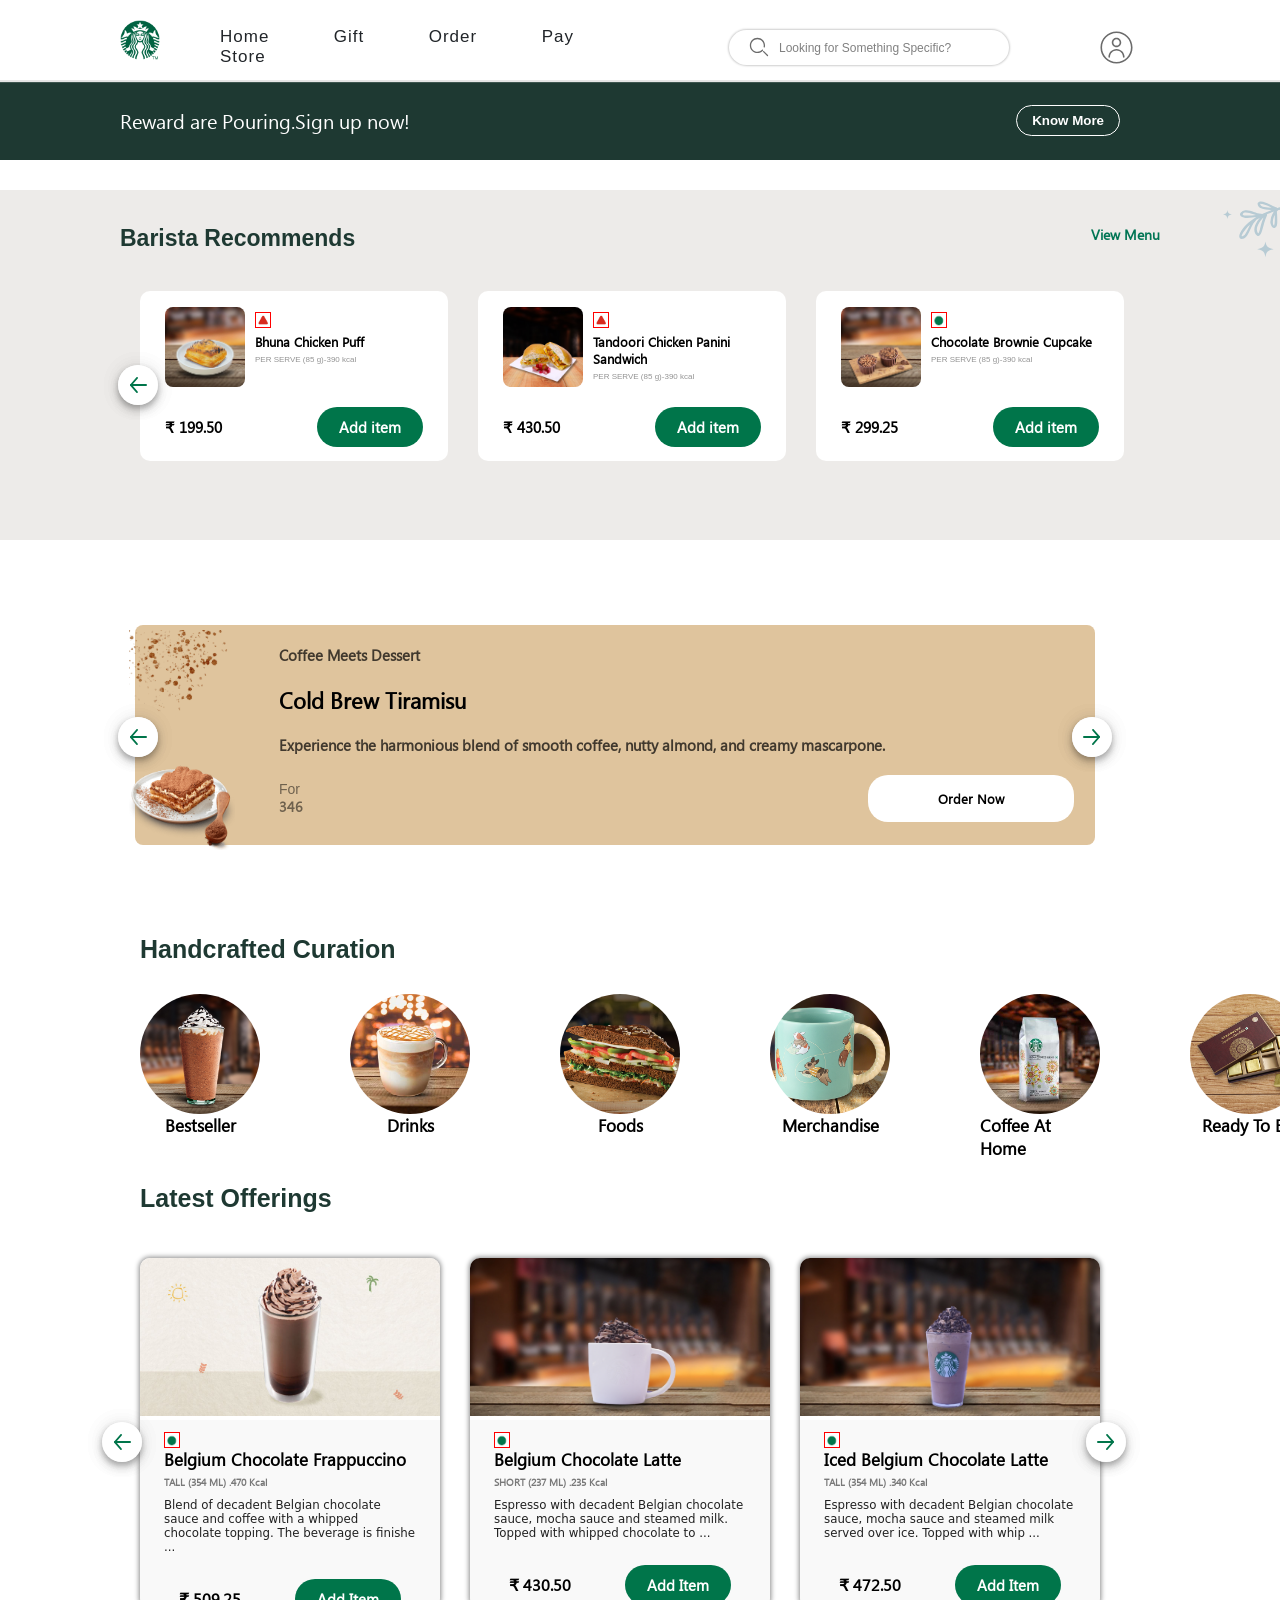
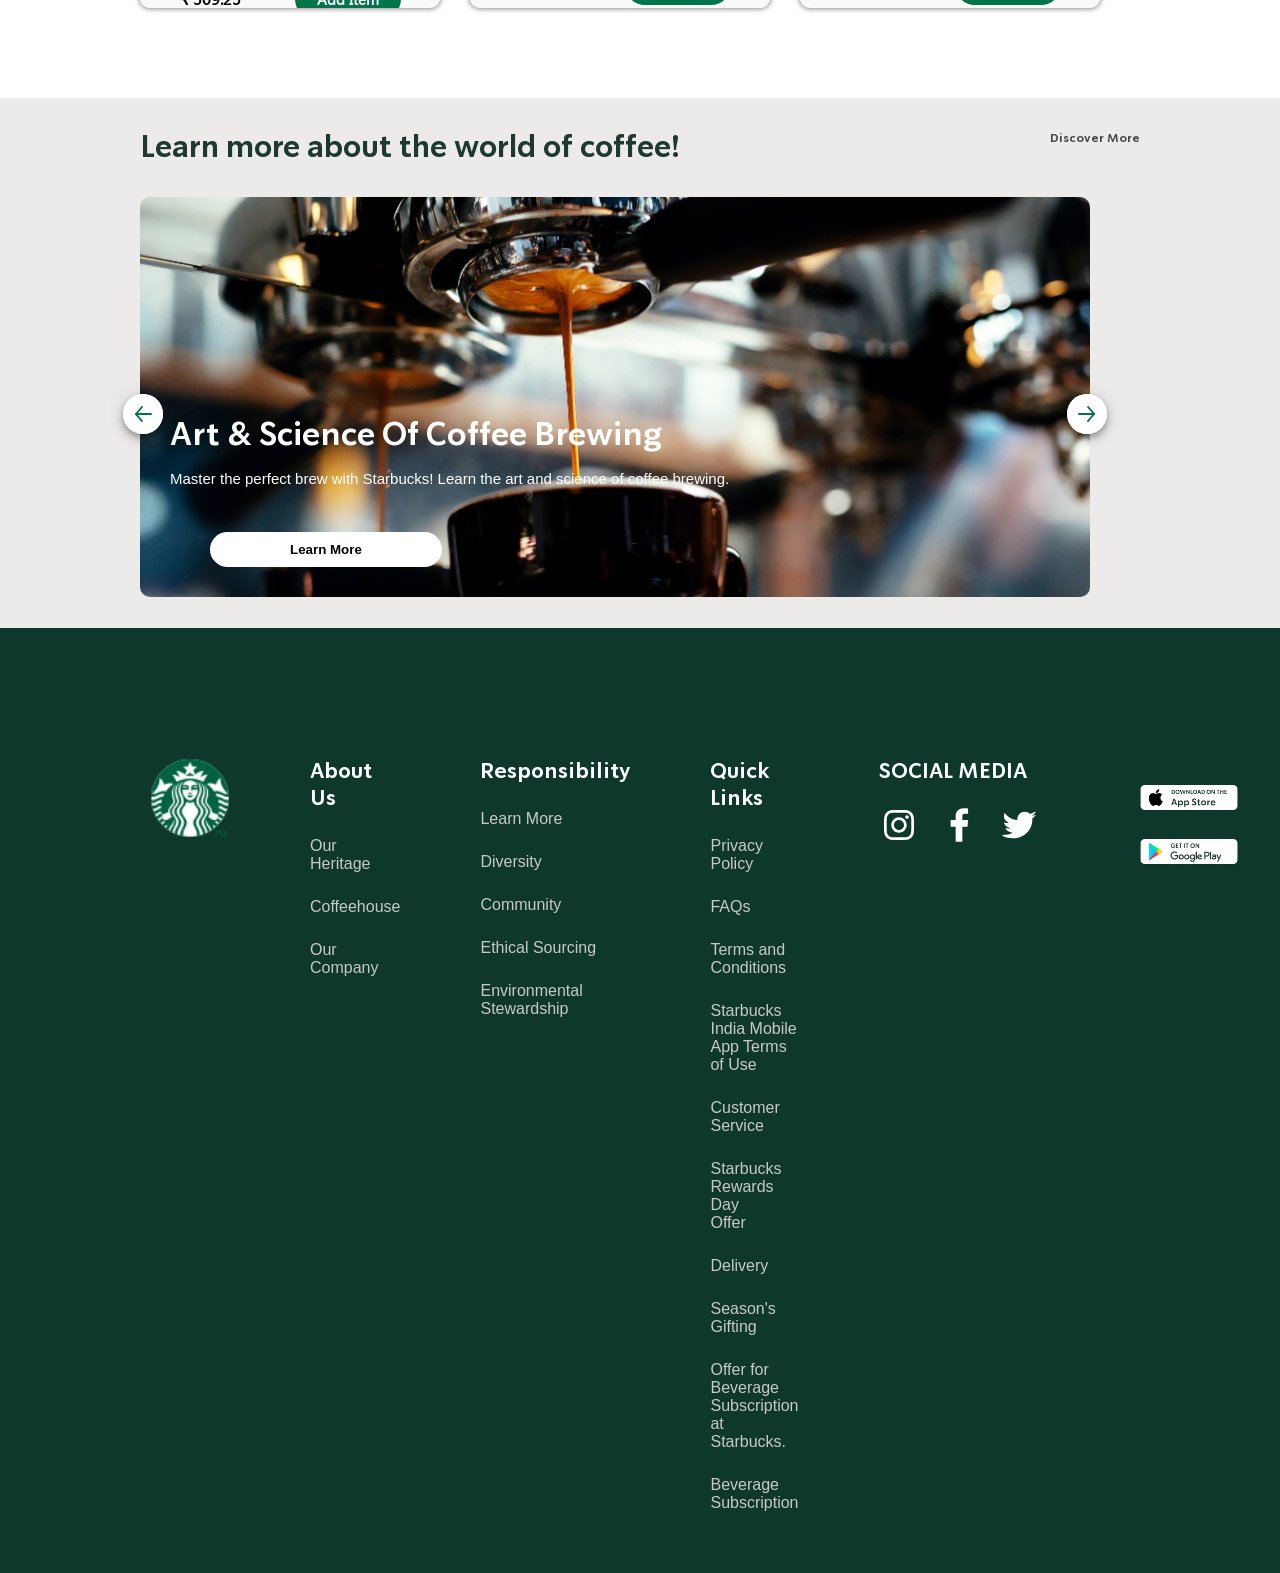
<file: index.html>
<!DOCTYPE html>
<html lang="en">

<head>
  <meta charset="UTF-8" />
  <meta name="viewport" content="width=device-width, initial-scale=1.0" />
  <title>StarBucks</title>
  <link rel="stylesheet" href="style.css" />
</head>

<body>
  <div id="Main">
    <div id="header">
      <img src="Assets/logo.png" alt="" />
      <div id="navContent">
        <div id="navText">
          <a>Home</a>
          <a>Gift</a>
          <a>Order</a>
          <a>Pay</a>
          <a>Store</a>
        </div>
        <div id="navRight">
          <div id="searchBar">
            <img src="Assets/search.svg" alt="" />
            <input placeholder="Looking for Something Specific?" type="text" />
          </div>
          <img src="Assets/account_thin.svg" alt="" />
        </div>
      </div>
    </div>
    <div id="remainderBox">
      <p>Reward are Pouring.Sign up now!</p>
      <button class="button">Know More</button>
    </div>
    <div id="MainBody">
      <div id="recommendationBox">
        <div id="recommendationText">
          <h4>Barista Recommends</h4>

          <p>View Menu</p>
        </div>
        <img src="Assets/greyleafright.svg" alt="" />
        <div id="foodRecommendation">
          <div class="foodRecommendationBox">
            <img id="btnleft" src="Assets/swiperbtnleft.22de7f3e8db5d523.svg" alt="" />

            <div class="foodDetails">
              <img src="Assets/112601.webp" alt="" />
              <div class="foodCategory">
                <div class="foodimage">
                  <img src="Assets/Screenshot 2024-04-17 220306.png" alt="" />
                </div>
                <h5>Bhuna Chicken Puff</h5>
                <p>PER SERVE (85 g)-390 kcal</p>
              </div>
            </div>
            <div class="priceAndotherOptions">
              <p>₹ 199.50</p>
              <button class="addBtn">Add item</button>
            </div>
          </div>
          <div class="foodRecommendationBox">
            <div class="foodDetails">
              <img src="Assets/114800.webp" alt="" />
              <div class="foodCategory">
                <div class="foodimage">
                  <img src="Assets/Screenshot 2024-04-17 220306.png" alt="" />
                </div>
                <h5>Tandoori Chicken Panini Sandwich</h5>
                <p>PER SERVE (85 g)-390 kcal</p>
              </div>
            </div>
            <div class="priceAndotherOptions">
              <p>₹ 430.50</p>
              <button class="addBtn">Add item</button>
            </div>
          </div>
          <div class="foodRecommendationBox">

            <div class="foodDetails">
              <img src="Assets/113008.webp" alt="" />
              <div class="foodCategory">
                <div class="foodimage">
                  <img src="Assets/Screenshot 2024-04-17 225720.png" alt="" />
                </div>
                <h5>Chocolate Brownie Cupcake</h5>
                <p>PER SERVE (85 g)-390 kcal</p>
              </div>
            </div>
            <div class="priceAndotherOptions">
              <p>₹ 299.25</p>
              <button class="addBtn">Add item</button>
            </div>
          </div>
        </div>
      </div>

      <div id="DessertContainer">
        <div id="DessertBox">
          <img src="Assets/swiperbtnleft.22de7f3e8db5d523.svg" alt="">
          <img src="Assets/swiperbtnright.cbc1d309941ecd98.svg" alt="">
          <div id="DessertImgBox">
            <img src="Assets/TIRAMISU_Banner_Icon_3_fd8c61df76.png" alt="" />
          </div>
          <div id="DessertDetailsBox">
            <div id="DessertDetailsText">
              <p class="DessertText">Coffee Meets Dessert</p>
              <h3>Cold Brew Tiramisu</h4>

                <p class="DessertText">
                  Experience the harmonious blend of smooth coffee, nutty almond,
                  and creamy mascarpone.
                </p>
            </div>
            <div id="DessertPrice">
              <p>For <br><span>346</span> </p>
              <button id="OrderNowBtn">Order Now</button>
            </div>
          </div>
        </div>
      </div>

      <h2 class="HeadingLabel">Handcrafted Curation</h2>
      <div id="HandCraftedCategories">

        <div class="HandCraftedCategory">

          <img src="Assets/Bestseller.webp" alt="">
          <p>Bestseller</p>



        </div>
        <div class="HandCraftedCategory">

          <img src="Assets/Drinks.webp" alt="">
          <p>Drinks</p>



        </div>
        <div class="HandCraftedCategory">

          <img src="Assets/Food.webp" alt="">
          <p>Foods</p>



        </div>
        <div class="HandCraftedCategory">

          <img src="Assets/Merchandise.webp" alt="">
          <p>Merchandise</p>



        </div>
        <div class="HandCraftedCategory">

          <img src="Assets/CoffeeAtHome.webp" alt="">
          <p>Coffee At Home</p>



        </div>
        <div class="HandCraftedCategory">

          <img src="Assets/ReadyToEat.webp" alt="">
          <p>Ready To Eat</p>



        </div>
      </div>


      <h2 class="HeadingLabel">
        Latest Offerings
      </h2>
      <div class="beveragesContainer">


        <div class="beverageBoxes">
          <img class="btnleft" src="Assets/swiperbtnleft.22de7f3e8db5d523.svg" alt="">
          <img class="btnright" src="Assets/swiperbtnright.cbc1d309941ecd98.svg" alt="">


          <div class="beverageBox">
            <img src="Assets/113849.webp" alt="">
            <div class="beverageDetails">
              <div class="beverageCategory">
                <img src="Assets/Screenshot 2024-04-17 225720.png" alt="" />
              </div>
              <p class="beverageHead">Belgium Chocolate Frappuccino</p>
              <p class="beverageQuantity">TALL (354 ML) .470 Kcal</p>
              <p class="beverageDesc">Blend of decadent Belgian chocolate sauce and coffee with a whipped chocolate
                topping. The beverage is finishe ...</p>
              <div class="beveragePriceAndBtn">
                <p class="beveragePrice">₹ 509.25</p>
                <button class="addBtn">Add Item</button>
              </div>
            </div>
          </div>

          <div class="beverageBox">
            <img src="Assets/113842.webp" alt="">
            <div class="beverageDetails">
              <div class="beverageCategory">
                <img src="Assets/Screenshot 2024-04-17 225720.png" alt="" />
              </div>
              <p class="beverageHead">Belgium Chocolate Latte</p>
              <p class="beverageQuantity">SHORT (237 ML) .235 Kcal</p>
              <p class="beverageDesc">Espresso with decadent Belgian chocolate sauce, mocha sauce and steamed milk.
                Topped with whipped chocolate to ...</p>
              <div class="beveragePriceAndBtn">
                <p class="beveragePrice">₹ 430.50</p>
                <button class="addBtn">Add Item</button>
              </div>
            </div>
          </div>
          <div class="beverageBox">
            <img src="Assets/113846 (1).webp" alt="">
            <div class="beverageDetails">
              <div class="beverageCategory">
                <img src="Assets/Screenshot 2024-04-17 225720.png" alt="" />
              </div>
              <p class="beverageHead">Iced Belgium Chocolate Latte</p>
              <p class="beverageQuantity">TALL (354 ML) .340 Kcal</p>
              <p class="beverageDesc">Espresso with decadent Belgian chocolate sauce, mocha sauce and steamed milk
                served over ice. Topped with whip ...</p>
              <div class="beveragePriceAndBtn">
                <p class="beveragePrice">₹ 472.50</p>
                <button class="addBtn">Add Item</button>
              </div>
            </div>
          </div>



        </div>
      </div>
      <div class="MoreAboutCoffee">
        <div class="MoreAboutCoffeeText">
          <h3>Learn more about the world of coffee!</h3>
          <p>Discover More</p>
        </div>
        <div class="CoffeeBackground">
          <img src="Assets/swiperbtnleft.22de7f3e8db5d523.svg" alt="">
          <img src="Assets/swiperbtnright.cbc1d309941ecd98.svg" alt="">


          <div>
            <h3> Art & Science Of Coffee Brewing</h3>
            <p>Master the perfect brew with Starbucks! Learn the art and science of coffee brewing.</p>
            <button>Learn More</button>
          </div>

        </div>




      </div>

    </div>

    <div id="Footer">
      <img src="Assets/logo.png" alt="">

      <div class="AboutUs">
        <h4>About Us</h4>
        <ul>
          <li>Our Heritage</li>
          <li> Coffeehouse</li>
          <li>Our Company</li>
        </ul>
      </div>
      <div class="Responsibility">
        <h4>Responsibility</h4>
        <ul>
          <li>Learn More</li>
          <li>Diversity</li>
          <li>Community</li>
          <li>Ethical Sourcing</li>
          <li>Environmental <br> Stewardship</li>
        </ul>
      </div>
      <div class="QuickLinks">
        <h4>Quick Links</h4>
        <ul>
          <li>Privacy Policy</li>
          <li>FAQs</li>
          <li>
            Terms and Conditions</li>
          <li>Starbucks India Mobile <br> App Terms of Use</li>
          <li>Customer Service</li>
          <li>Starbucks Rewards Day <br>Offer</li>
          <li>Delivery</li>
          <li>Season's Gifting</li>
          <li>Offer for Beverage <br> Subscription at <br> Starbucks.</li>
          <li>Beverage Subscription</li>
        </ul>
      </div>

      <div class="SocialMedia">
        <h4>SOCIAL MEDIA</h4>
        <div class="SocialMediaLogo">
          <img style="height: 40px; width: 40px;" class="socialmedia" src="Assets/instagram.svg" alt="">
          <img style="height: 40px;width: 40px;" class="socialmedia" src="Assets/facebook.svg" alt="">
          <img style="height: 40px;width: 40px;" class="socialmedia" src="Assets/twitter.svg" alt="">
        </div>

      </div>
      <div class="AppAvailability">
        <img id="appstoreIOS" style="width: 100px;object-fit: contain;" src="Assets/appstoreiOS.png"
          alt="">
        <img style="width: 100px;object-fit: contain;" src="Assets/appstoreAndroid.png" alt="">
      </div>


    </div>
  </div>




</body>

</html>
</file>
<file: style.css>
@font-face {
  font-family: ui;
  src: url(segoe-ui.woff);
}
@font-face {
  font-family: Sodo;
  src: url(SoDoSans-SemiBold.woff);
}
@font-face {
  font-family: SodoLight;
  src: url(segoe-ui.woff);
}
* {
  margin: 0;
  padding: 0;
  box-sizing: border-box;
  font-family: sans-serif;
}
html,
body {
  width: 100%;
  height: 100%;
}
#Main {
  width: 100%;
  margin-bottom: 30px;
  display: flex;
  flex-direction: column;
  justify-content: space-around;
}
#header {
  position: fixed;
  top: 0;
  padding: 5px 120px;
  width: 100%;
  height: 80px;
  box-shadow: 0 0px 1px 2px rgb(229, 229, 229);
  display: flex;
  align-items: center;
  background-color: white;
  gap: 60px;
  z-index: 1000;
}
#header img {
  width: 40px;
  height: 40px;
  object-fit: contain;
  /* margin-top: -12px; */
}
#navContent {
  display: flex;
  justify-content: space-between;
  width: 100%;
  padding-top: 14px;
}
#navContent #navText a {
  margin-right: 60px;

  text-decoration: none;
  cursor: pointer;
  letter-spacing: 1px;
  color: #212529;
  font-weight: lighter;
  font-size: 17px;
}
#navRight {
  display: flex;
  align-items: center;
}

#navRight > img {
  width: 35px;
  height: 35px;
  margin-right: 26px;
}
#searchBar {
  width: 280px;
  height: 35px;
  box-shadow: 0 0px 2px 1px rgb(207, 207, 207);
  display: flex;
  align-items: center;
  border-radius: 20px;
  padding: 0 20px;
  margin-right: 90px;
}

#searchBar img {
  width: 20px;
  height: 20px;
}

#searchBar input {
  width: 100%;
  border: none;
  outline: none;
  margin-left: 10px;
}
#searchBar input::placeholder {
  font-size: 12px;
  font-family: sans-serif;
  color: grey;
  opacity: -0.5px;
}
#remainderBox {
  color: #ffff;
  padding: 5px 120px;
  width: 100%;
  height: 80px;

  background-color: #1e3932;
  display: flex;

  align-items: center;
  justify-content: space-between;
  margin-top: 80px;
  font-weight: 100;
}
#remainderBox p {
  font-size: 20px;
  font-weight: 100;
  font-family: ui;

}
#MainBody{
  width: 100%;
  position: relative;
  overflow: hidden; /* Add overflow property to contain floated elements */
  /* height: 100vw; Remove or adjust the height property */
}


.button {
  padding: 7px 15px;
  border-radius: 20px;
  background-color: transparent;
  border: 1px solid #fff;
  color: #ffff;
  font-weight: 700;
  margin-right: 40px;
}
#recommendationBox {
  width: 100%;
  height: 350px;
  background-color:#EDEBE9;
 
  margin-top: 30px;
  padding: 5px 120px;
  position: relative;
  display: flex;
  flex-direction: column;
  
}
#recommendationBox > img{
  position: absolute;
  top: 0;
  right: 0;
  width: 57px;
  height: 70px;
}

#recommendationText{
display: flex;
justify-content: space-between;
height: inherit;
margin-top: 30px;
font-family: sans-serif;

}
#recommendationText h4{
  color:#1E3932 ;
  font-size: 23px;
  font-weight: 800;
}
#recommendationText p{
  color:#007554 ;
  font-weight: 600;
  font-size: 14px;
  font-family: ui;
}
#foodRecommendation{
  width: 80%;
height: 170px;
margin-top: 20px;
padding: 0 20px;
display: flex;
gap: 30px;
/* background-color: #212529; */
position: absolute;
top: 23%;
}


.foodRecommendationBox{
  width: 35%;
  height: 170px;
  background-color: #fff;
  border-radius: 10px;
  padding: 16px 25px;
  display: flex;
  flex-direction: column;
  /* position: relative; */
  
}
.foodRecommendationBox #btnleft{
  position: absolute;
  left: -20px;
  top: 34%;

}
.foodRecommendationBox #btnright{
  position: absolute;
  right: -20px;
  top: 34%;

}

.foodDetails img{
  width: 80px;
  height: 80px;
  border-radius: 8px;
  object-fit: cover;
}
.priceAndotherOptions{

  display: flex;
  justify-content: space-between;
  margin: 20px 0;
  align-items: center;

}
.addBtn{
 padding: 10px 22px;
 background-color:#00754A;
 color: #fff;
 border: none;
 font-family: ui;
 border-radius: 20px;
 font-size: 15px;
 font-weight: 700;
 /* text-align: center; */


}
.addBtn:hover{
  background-color:#00482e ;
}
.priceAndotherOptions p{
  font-size: 15px;
  font-weight: 600;
  font-family: ui;
}
.foodCategory {
  padding-left: 10px;
  padding-top: 5px;
}
.foodDetails{
  display: flex;

}


.foodCategory .foodimage{
  width: 16px;
  height: 16px;
  border: 1px solid red;
}

.foodimage img{
  width: 100%;
  height: 100%;
  /* object-fit: cover; */
  /* object-position: 50% 20%; */
}
.foodCategory h5{
  margin-bottom: 5px;
  margin-top: 5px;
  font-family: ui;
  font-weight: 700;

}
.foodCategory p{
  font-size: 8px;
  color: #939393;
  /* letter-spacing: ; */
  }

  #DessertContainer{
    padding: 5px 135px;
    width: 100%;
    height: 230px;
    margin: 80px 0;
    position: relative;
   
  }
  #DessertBox{
   border-radius: 8px;
    background-color: #DFC49D;
    width: 95%;
    height: 100%;
    display: flex;
    position: relative;
  }
  #DessertImgBox{
    width: 15%;
    height: inherit;

  }
  #DessertImgBox img{
    width: 100%;
    height: 100%;
    object-fit: contain;
    margin-left: -25px;
    margin-top: 5px;

  }
  #DessertDetailsBox{
    width: 85%;


  }

  .DessertText{
font-size: 15px;
    margin: 20px 0;
font-weight:600;
color: #41392E;
font-family: ui;
  }
  #DessertDetailsText h3{
    font-size: 22px;
    font-family: ui;
    font-weight:bolder ;
  }
  #DessertPrice{
    display: flex;
    justify-content: space-between;
    align-items: center;
margin-bottom: 30px;
  }
  #DessertPrice p{
    font-size: 14px;
  color: #000000;
  opacity: 0.5;
  }
  #DessertPrice p  span{
    color: black;
    font-weight: 900;
    opacity: 1;
    font-family: ui;

  }
  #OrderNowBtn{
    padding: 15px 70px;
    background-color: #fff;
    border: none;
    border-radius: 20px;
    outline: none;
    margin-right: 20px;
    font-family: ui;
    font-weight: 600;

  }
  #DessertBox >img:first-child{
    /* width: 40px;
    height: 40px; */
    position: absolute;
    left: -35px;
    top: 34%;
  }
  #DessertBox img:nth-child(2){
    position: absolute;
    right: -35px;
    top: 34%;
    
  }
  #HandCraftedCategories {
    padding: 5px 140px;
  
    width: 100%;
    height: 200px;
    display: flex;
    gap:90px;
  }
  .HeadingLabel{

    font-size: 25px;
    margin-bottom: 10px;
  color: #1E3932;
    font-weight: 900;
font-family: SoDoSans_Bold, Helvetica, sans-serif;
padding: 5px 140px;

  }
  .HandCraftedCategory{
margin-top: 10px;
display: flex;
flex-direction: column;
align-items: center;


 
  }
  .HandCraftedCategory img{
    height: 120px;
    width: 120px;
    object-fit: cover;
    border-radius: 50%;

     border-radius: 50%;

  }
  .HandCraftedCategory p{

    font-family: ui;
    font-size: 17px;
    font-weight: 700;
  }
  .beveragesContainer{
margin-top: 40px;
    width: 100%;
    height: 350px;
margin-bottom: 90px;
    padding: 0 140px;
    position: relative;
 

  }

 .beverageBoxes{
  width: 100%;
  height: 100%;
  display: flex;
gap: 30px;
align-items: center;
 }
 .beverageBoxes .btnleft{
  position: absolute;
  top: 0;
  left: 6.6%;
  top: 42%;
 }
 .beverageBoxes .btnright{
  position: absolute;
  top: 0;
  right: 10.6%;
  top: 42%;
 }


  .beverageBox{
    width: 30%;
    height: 100%;

    border-radius: 10px;
    overflow: hidden;
    box-shadow:0 0 5px 1px #8c8c8c;
  }
  .beverageBox  img{
    width: 100%;
    height: 45%;
    object-fit:cover;
  }
  .beverageDetails{
    padding: 12px 24px 18px;
    background-color: #F9F9F9;
  }
  .beverageCategory{
    width: 16px;
    height: 16px;
    border: 1px solid red;
  }
  .beverageCategory img{
    width: 100%;
    height: 100%;
    object-fit: cover;
  }
.beverageDetails .beverageHead{
font-size: 17px;
font-weight: 800;
font-family:ui;


}
.beverageDetails .beverageQuantity{
  font-size: 10px;
  font-family: ui;
  color: #444;
  font-weight: 800;
  opacity: .7;
  margin-top: 5px;
  /* letter-spacing: -.1px; */
}
.beverageDetails .beverageDesc{
  font-family: system-ui, -apple-system, BlinkMacSystemFont, 'Segoe UI', Roboto, Oxygen, Ubuntu, Cantarell, 'Open Sans', 'Helvetica Neue', sans-serif;
  color: #000000de;
    font-size: 11.8px;
    margin:10px 0;
}
.beveragePriceAndBtn{
  display: flex;
  justify-content: space-between;
  align-items: center;
padding: 15px ;
}
.beveragePrice{
  font-weight: 800;
  font-family: ui;
}
.MoreAboutCoffee{
  width: 100%;
height:530px;
background-color: #EDEBE9;
padding: 0px 140px;

}

.MoreAboutCoffeeText{

  display: flex;
  justify-content: space-between;
  align-items: center;
  margin-bottom: 20px;
}
.MoreAboutCoffeeText h3{
  
  font-size: 30px;
  margin-bottom: 10px;
color: #1E3932;
  font-weight: 900;
font-family:Sodo, Helvetica, sans-serif;
margin-top: 30px;
  
}
.MoreAboutCoffeeText p{
  font-family: Sodo, Helvetica, sans-serif;
  font-weight: 800;
  color: #444;
  font-size: 12px;
}
.CoffeeBackground{
  width: 95%;
  height: 400px;
  background-color: black;
  border-radius: 10px;
  background-image: url(Assets/ICW_Live_Event_Day5_41f11ca3d2\ \(1\).jpg);
  background-position: center;
  background-size: cover;
  display: flex;
  align-items: end;
  padding-bottom: 20px;
  position: relative;
}
.CoffeeBackground div{
  color: #fff;
  padding-left: 30px;
  /* margin-bottom: 50px; */
}
.CoffeeBackground div h3{
  font-size: 32px;
  font-family: Sodo, Helvetica, sans-serif;
  font-weight: 900;
  margin-bottom:15px;
}
.CoffeeBackground div p{
  font-family:Helvetica, sans-serif;
  font-size: 15px;
  margin-bottom: 45px;


}
.CoffeeBackground div button{
  padding: 10px 80px;
  background-color: #fff;
  color: #000;
  border-radius: 20px;
  font-weight: 600;
  margin-left: 40px;
  border: none;
  outline: none;
  margin-bottom: 10px;
}
.CoffeeBackground img:first-child{
  position: absolute;
  top: 45%;
  left: -35px;
}
.CoffeeBackground img:nth-child(2){
  position: absolute;
  top: 45%;
  right: -35px;
}

#Footer{
  width: 100%;
  height: 105vh;
  background-color: #0E382C;
  padding: 130px 150px;
  display: flex;
  /* justify-content: space-between; */
  gap: 80px;
  color: #ffff;
  
}
#Footer  img{
  width: 80px;
  height: 80px;
  object-fit: cover;

}
#Footer ul{
  list-style: none;

}
#Footer h4{
  font-family: Sodo;
  font-size: 21px;
  font-weight: 800;

}
#Footer ul li{
  font-family: SodoLight, Helvetica, sans-serif;
  margin-top: 25px;
  color:#c9c9c9;
  font-family:  Helvetica, sans-serif;
  
}
.SocialMediaLogo{
  display: flex;


}
.socialmedia{
  margin-right: 20px;
  margin-top: 20px;
 
 
}
#appstoreIOS{
  margin-bottom: -30px;
  width: 100px;
  height: 60px;
}
</file>
